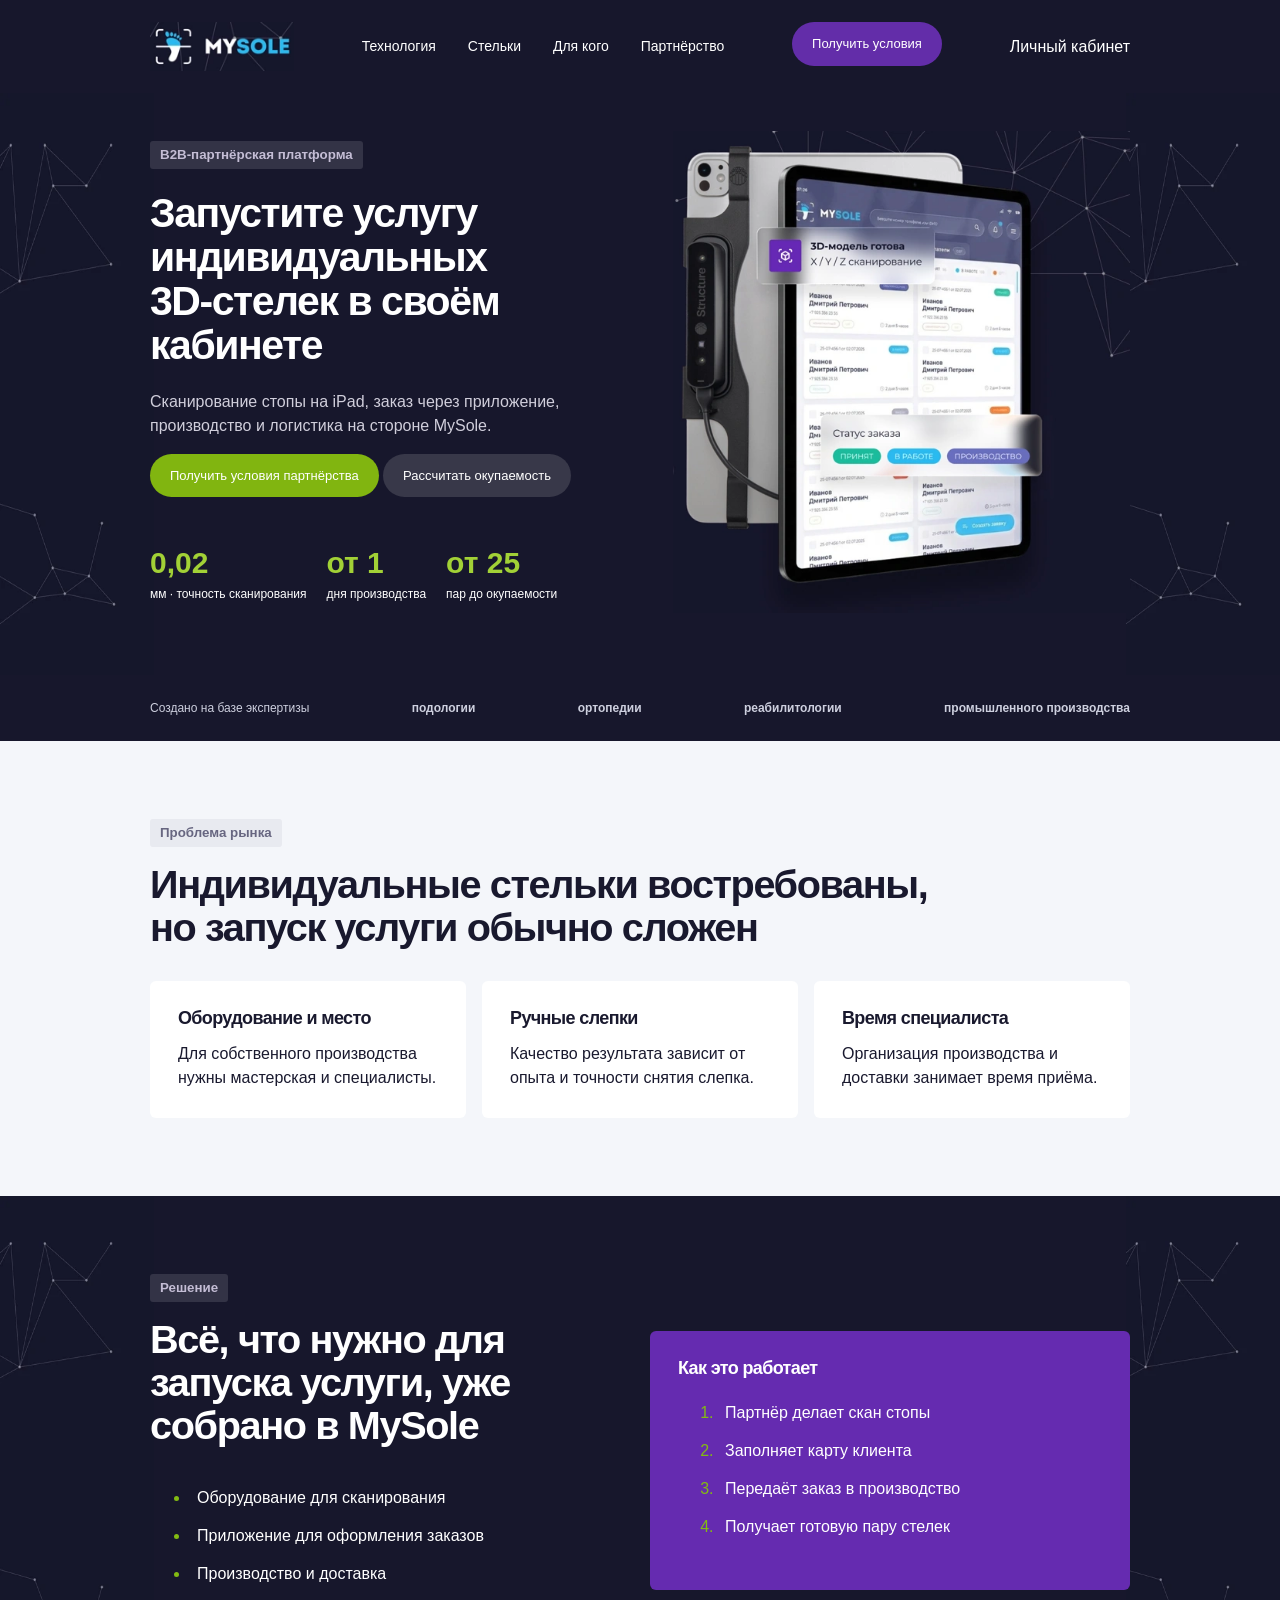
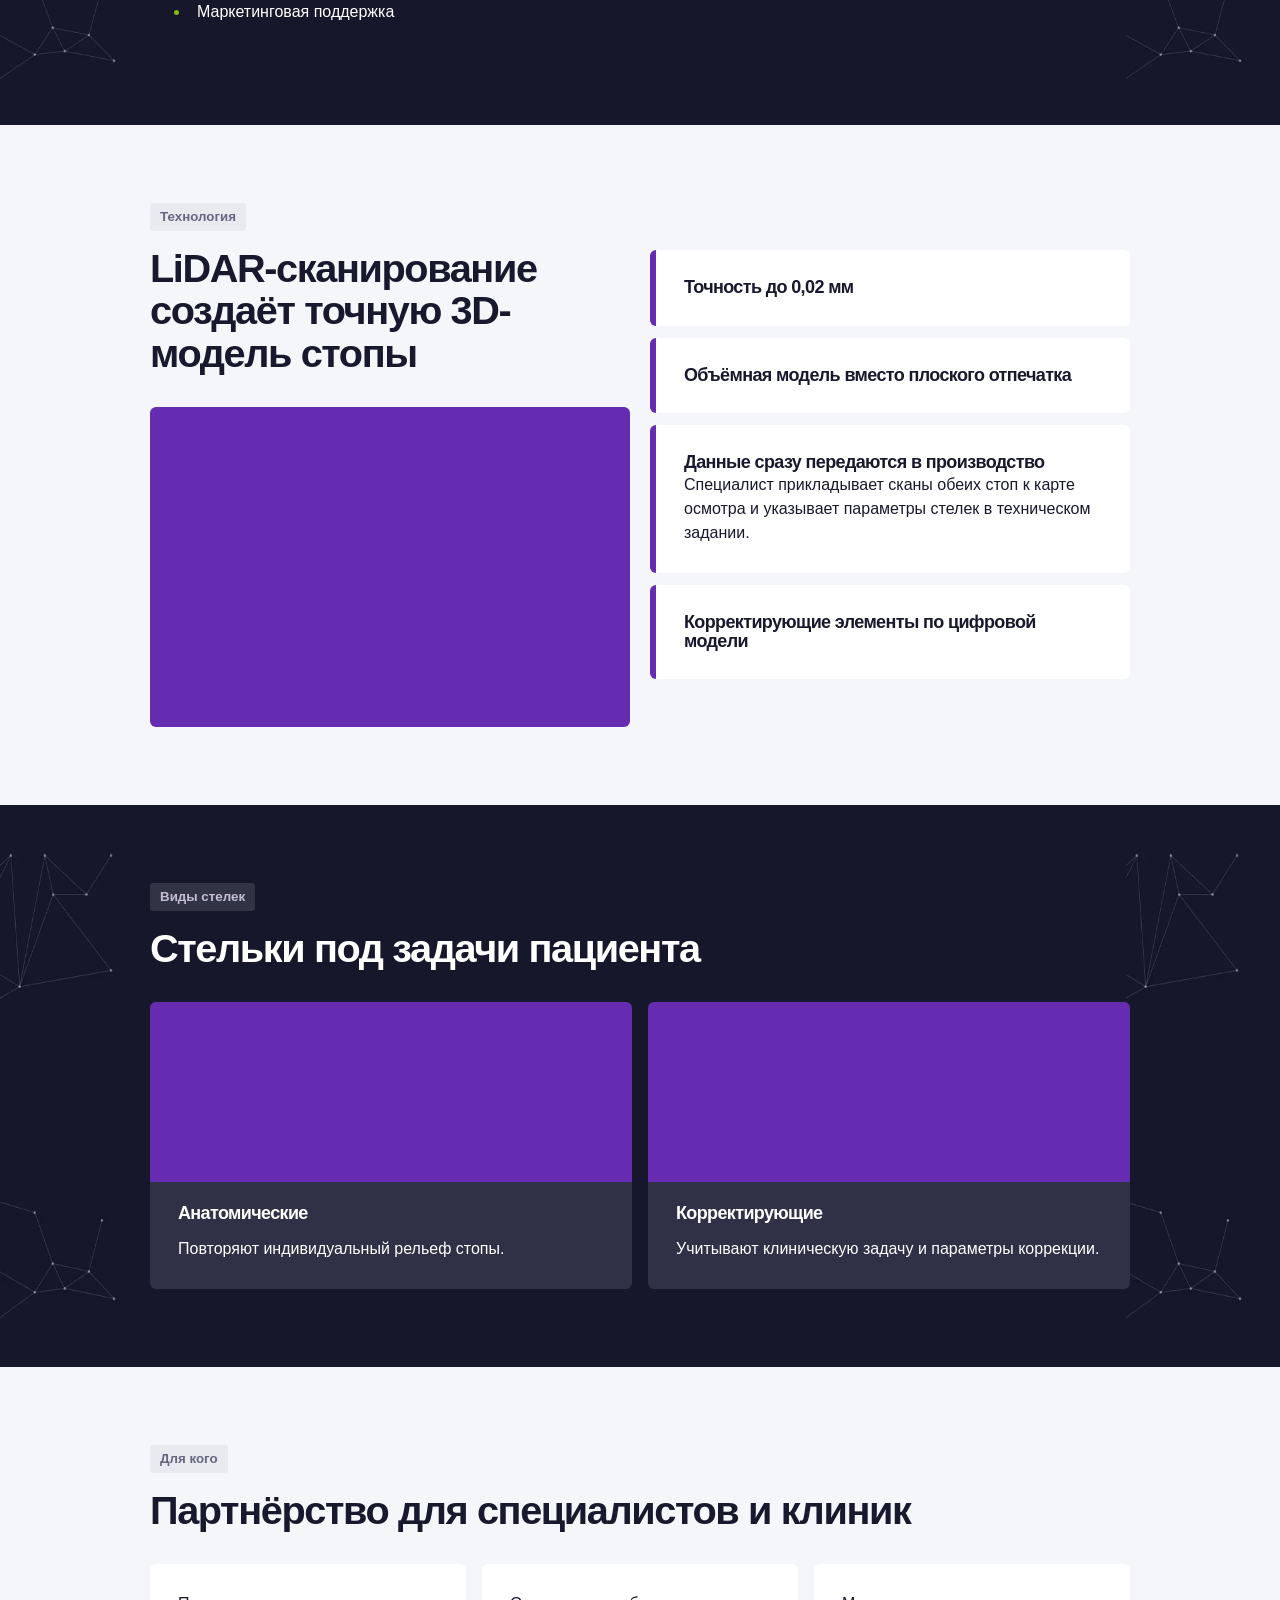
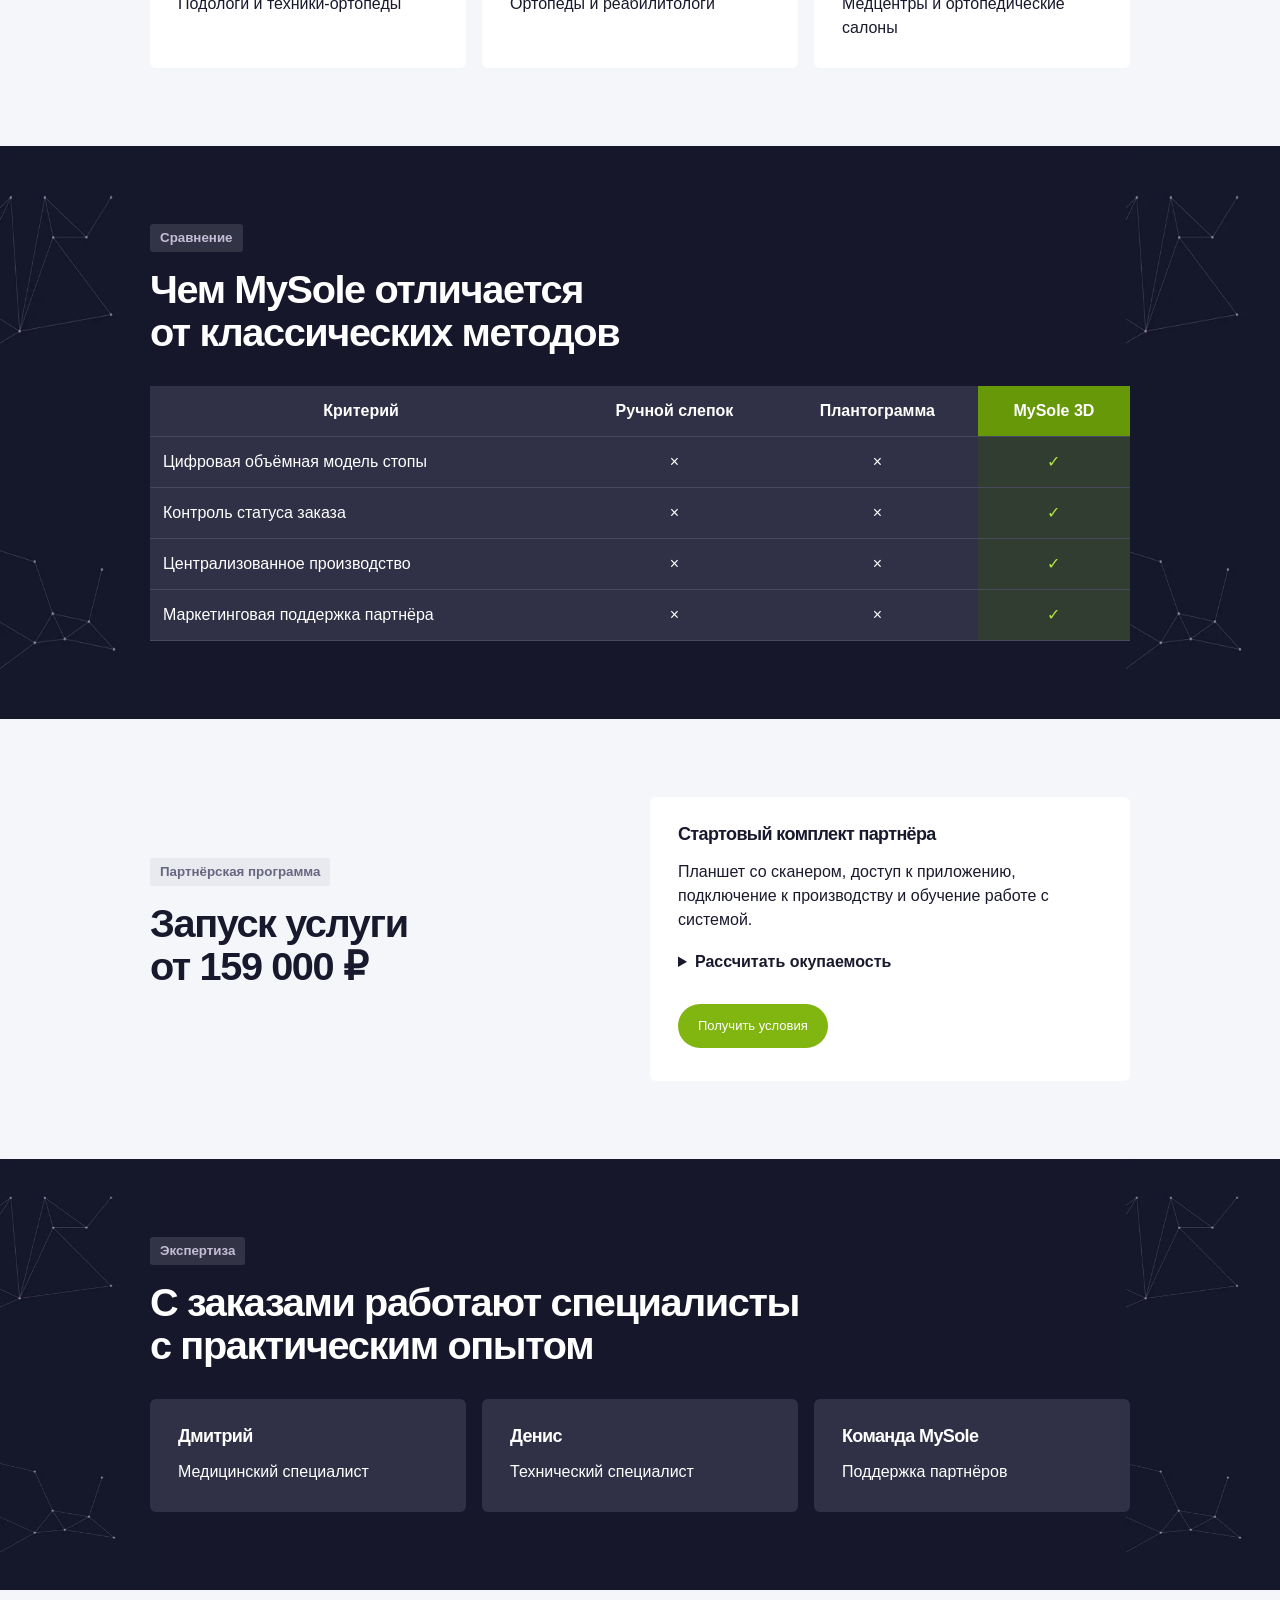
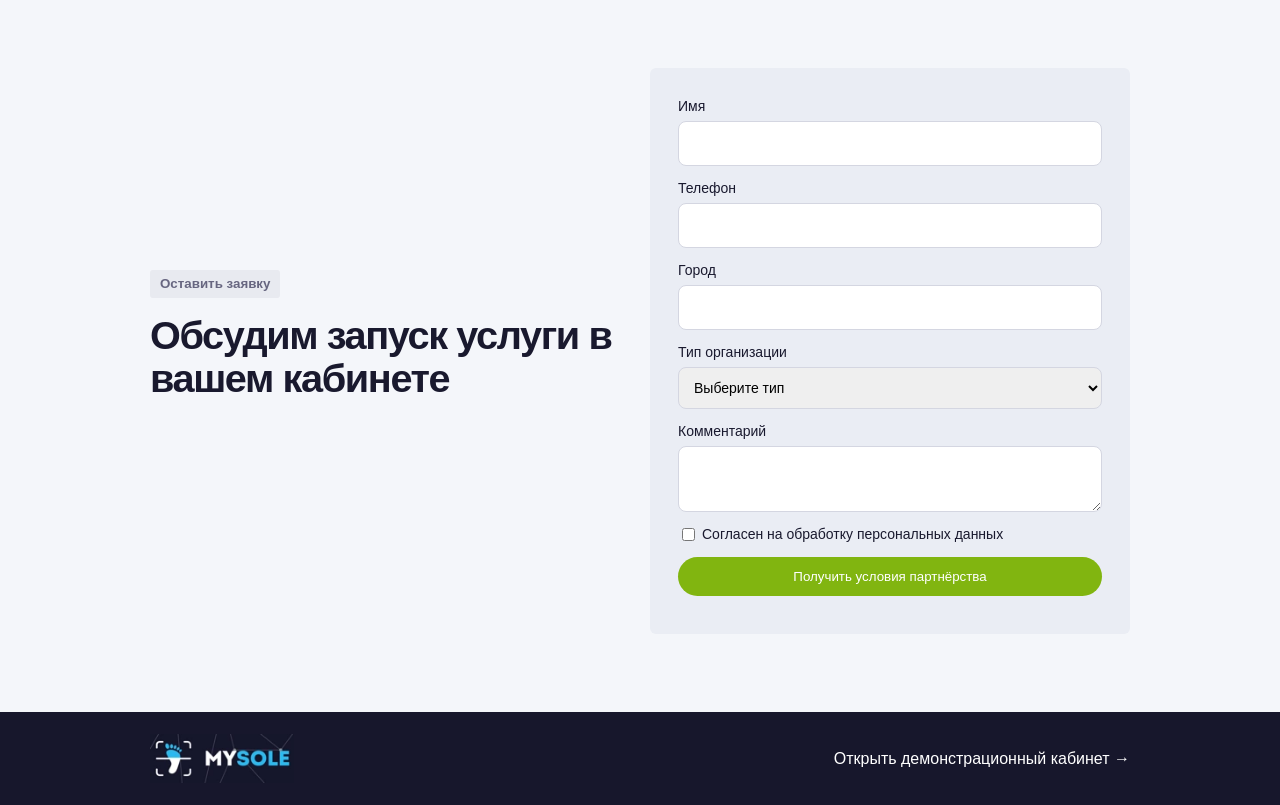
<file: index.html>
<!doctype html><html lang="ru"><meta charset="utf-8"><meta name="viewport" content="width=device-width,initial-scale=1"><title>MySole · Партнёрская программа</title><link rel="stylesheet" href="style.css"><header><div class="wrap"><a class="brand" href="#"><img src="brand.webp" width="144" height="49" alt="MySole"></a><nav><a href="#tech">Технология</a><a href="#insoles">Стельки</a><a href="#audience">Для кого</a><a href="#partner">Партнёрство</a></nav><a class="pill purple" href="#contact">Получить условия</a><a class="account" href="cabinet.html">Личный кабинет</a></div></header><main class="landing"><section class="dark hero"><div class="wrap split"><div><small>B2B-партнёрская платформа</small><h1>Запустите услугу индивидуальных 3D‑стелек в своём кабинете</h1><p>Сканирование стопы на iPad, заказ через приложение, производство и логистика на стороне MySole.</p><a class="pill green" href="#contact">Получить условия партнёрства</a> <a class="pill secondary" href="#economics">Рассчитать окупаемость</a><div class="metrics"><span><strong>0,02</strong> мм · точность сканирования</span><span><strong>от 1</strong> дня производства</span><span><strong>от 25</strong> пар до окупаемости</span></div></div><img class="tablet" src="product.webp" alt="Планшет со сканером и интерфейсом MySole"></div></section><aside class="strip"><div class="wrap">Создано на базе экспертизы <b>подологии</b><b>ортопедии</b><b>реабилитологии</b><b>промышленного производства</b></div></aside>
<section><div class="wrap"><small>Проблема рынка</small><h2>Индивидуальные стельки востребованы,<br>но запуск услуги обычно сложен</h2><div class="cards"><article><h3>Оборудование и место</h3>Для собственного производства нужны мастерская и специалисты.</article><article><h3>Ручные слепки</h3>Качество результата зависит от опыта и точности снятия слепка.</article><article><h3>Время специалиста</h3>Организация производства и доставки занимает время приёма.</article></div></div></section>
<section class="dark"><div class="wrap split"><div><small>Решение</small><h2>Всё, что нужно для запуска услуги, уже собрано в MySole</h2><ul><li>Оборудование для сканирования</li><li>Приложение для оформления заказов</li><li>Производство и доставка</li><li>Маркетинговая поддержка</li></ul></div><article class="purple"><h3>Как это работает</h3><ol><li>Партнёр делает скан стопы</li><li>Заполняет карту клиента</li><li>Передаёт заказ в производство</li><li>Получает готовую пару стелек</li></ol></article></div></section>
<section id="tech"><div class="wrap split"><div><small>Технология</small><h2>LiDAR-сканирование создаёт точную 3D-модель стопы</h2><div class="swatch"></div></div><div class="stack"><article><h3>Точность до 0,02 мм</h3></article><article><h3>Объёмная модель вместо плоского отпечатка</h3></article><article><h3>Данные сразу передаются в производство</h3>Специалист прикладывает сканы обеих стоп к карте осмотра и указывает параметры стелек в техническом задании.</article><article><h3>Корректирующие элементы по цифровой модели</h3></article></div></div></section>
<section class="dark" id="insoles"><div class="wrap"><small>Виды стелек</small><h2>Стельки под задачи пациента</h2><div class="cards"><article><h3>Анатомические</h3>Повторяют индивидуальный рельеф стопы.</article><article><h3>Корректирующие</h3>Учитывают клиническую задачу и параметры коррекции.</article></div></div></section>
<section id="audience"><div class="wrap"><small>Для кого</small><h2>Партнёрство для специалистов и клиник</h2><div class="cards"><article>Подологи и техники-ортопеды</article><article>Ортопеды и реабилитологи</article><article>Медцентры и ортопедические салоны</article></div></div></section>
<section class="dark"><div class="wrap"><small>Сравнение</small><h2>Чем MySole отличается<br>от классических методов</h2><div class="tablebox"><table><thead><tr><th>Критерий</th><th>Ручной слепок</th><th>Плантограмма</th><th>MySole 3D</th></tr></thead><tbody><tr><td>Цифровая объёмная модель стопы</td><td>×</td><td>×</td><td>✓</td></tr><tr><td>Контроль статуса заказа</td><td>×</td><td>×</td><td>✓</td></tr><tr><td>Централизованное производство</td><td>×</td><td>×</td><td>✓</td></tr><tr><td>Маркетинговая поддержка партнёра</td><td>×</td><td>×</td><td>✓</td></tr></tbody></table></div></div></section><section id="partner"><div class="wrap split"><div><small>Партнёрская программа</small><h2>Запуск услуги<br>от 159 000 ₽</h2></div><article><h3>Стартовый комплект партнёра</h3><p>Планшет со сканером, доступ к приложению, подключение к производству и обучение работе с системой.</p><details id="economics"><summary>Рассчитать окупаемость</summary><label>Доход с пары после расходов, ₽<input id="marginValue" type="number" min="1" step="1" placeholder="Введите сумму"></label><output id="estimate" aria-live="polite"></output></details><a href="#contact" class="pill green">Получить условия</a></article></div></section>
<section class="dark"><div class="wrap"><small>Экспертиза</small><h2>С заказами работают специалисты<br>с практическим опытом</h2><div class="cards"><article><h3>Дмитрий</h3>Медицинский специалист</article><article><h3>Денис</h3>Технический специалист</article><article><h3>Команда MySole</h3>Поддержка партнёров</article></div></div></section><section id="contact"><div class="wrap split"><div><small>Оставить заявку</small><h2>Обсудим запуск услуги в вашем кабинете</h2></div><form id="lead"><label>Имя<input required name="name"></label><label>Телефон<input type="tel" required name="phone"></label><label>Город<input name="city"></label><label>Тип организации<select name="organization" required><option value="">Выберите тип</option><option>Частный кабинет</option><option>Клиника</option><option>Ортопедический салон</option><option>Другое</option></select></label><label>Комментарий<textarea name="comment"></textarea></label><label class="consent"><input required type="checkbox"> Согласен на обработку персональных данных</label><button>Получить условия партнёрства</button><output aria-live="polite"></output></form></div></section></main><footer><div class="wrap"><span class="brand"><img src="brand.webp" width="144" height="49" alt="MySole"></span><a href="cabinet.html">Открыть демонстрационный кабинет →</a></div></footer><script>marginValue.oninput=()=>{estimate.textContent=marginValue.valueAsNumber>0?"Для покрытия стоимости комплекта потребуется пар: "+Math.ceil(159000/marginValue.valueAsNumber):""};lead.onsubmit=e=>{e.preventDefault();try{localStorage.setItem('mysole.lead',JSON.stringify(Object.fromEntries(new FormData(lead))));lead.reset();lead.querySelector('output').textContent='Заявка сохранена в этом браузере.'}catch{lead.querySelector('output').textContent='Браузер запретил сохранение.'}}</script></html>
</file>
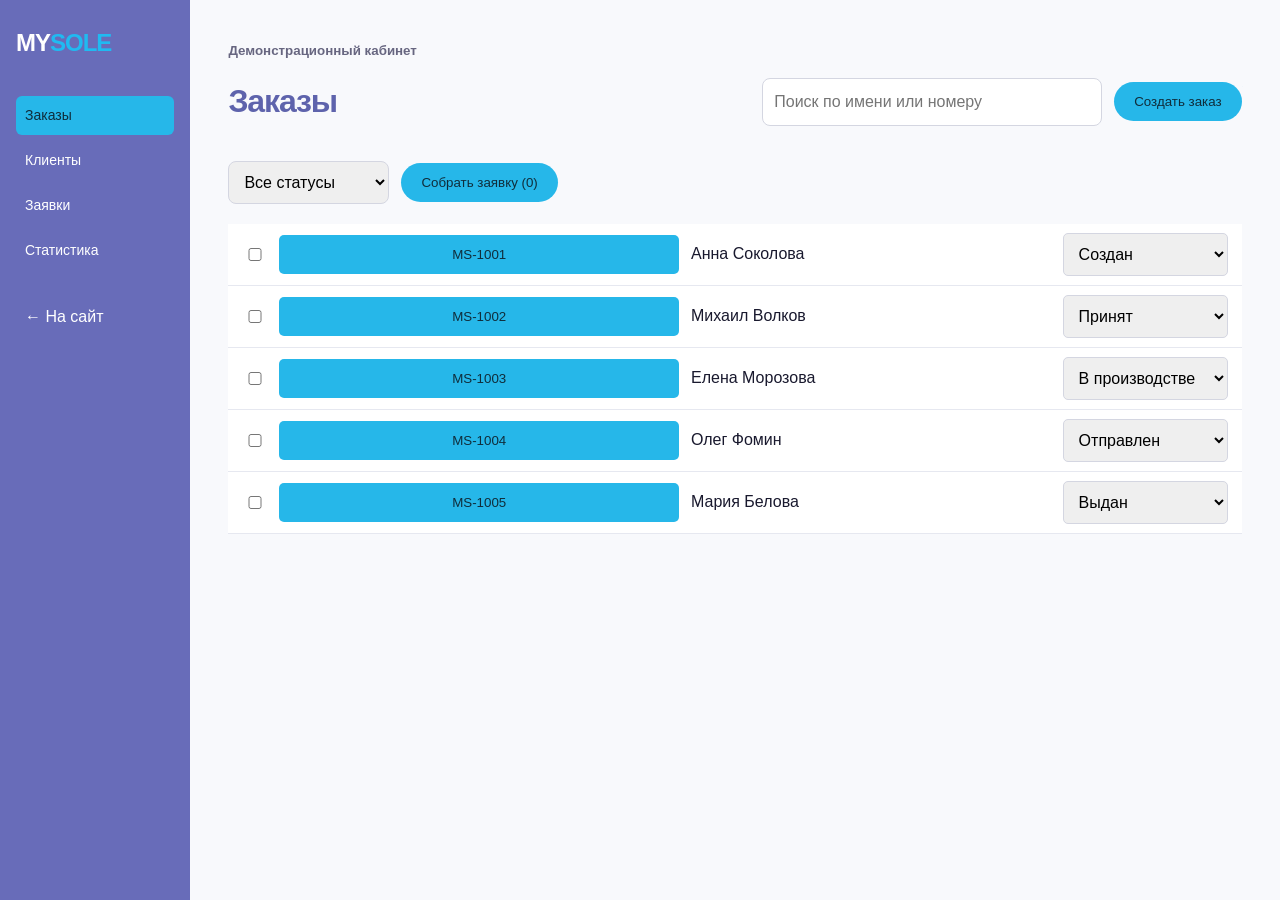
<file: cabinet.html>
<!doctype html><html lang="ru"><meta charset="utf-8"><meta name="viewport" content="width=device-width,initial-scale=1"><title>MySole · Демокабинет</title><link rel="stylesheet" href="style.css"><div class="app"><aside class="side"><span class="brand">MY<b>SOLE</b></span><nav id="menu"></nav><a class="home" href="index.html">← На сайт</a></aside><main class="desk"><small>Демонстрационный кабинет</small><div class="toolbar"><h1 id="heading"></h1><input id="search" type="search" placeholder="Поиск по имени или номеру" aria-label="Поиск"><button id="add">Создать заказ</button></div><div class="filters" id="filters"></div><div id="records"></div><output id="notice" aria-live="polite"></output></main><dialog id="editor"><form id="orderForm"><h2 id="formTitle">Новый заказ</h2><label>Имя клиента<input name="client" required maxlength="100" list="clients"></label><datalist id="clients"></datalist><label>Осмотр и жалобы<textarea name="notes"></textarea></label><div class="feet"><fieldset><legend>Левая стопа</legend><label>Данные осмотра<textarea name="leftExam"></textarea></label></fieldset><fieldset><legend>Правая стопа</legend><label>Данные осмотра<textarea name="rightExam"></textarea></label></fieldset></div><fieldset><legend>Техническое задание</legend><label>Размер стелек<input type="number" min="20" max="55" name="size" required></label><label>Тип стелек<select name="kind"><option>Анатомические</option><option>Корректирующие</option></select></label><label>Параметры коррекции<textarea name="correction"></textarea></label></fieldset><p class="muted">Используйте вымышленные данные. Записи сохраняются в этом браузере.</p><button>Сохранить</button> <button type="button" id="cancel">Закрыть</button></form></dialog></div><script src="cabinet.js"></script></html>
</file>
<file: style.css>
*{box-sizing:border-box}html{scroll-behavior:smooth}body{margin:0;font:16px/1.5 Inter,Arial,sans-serif;color:#19192e;background:#f4f6fa}a{color:inherit;text-decoration:none}a:hover{text-decoration:underline}.wrap{width:min(1160px,90%);margin:auto}header,footer,.dark{background:#17172c;color:#fff}header .wrap,footer .wrap{display:flex;align-items:center;justify-content:space-between;padding:22px 0;gap:15px}.brand{font-size:24px;font-weight:900;letter-spacing:-1px}.brand b{color:#20baf1}nav{display:flex;gap:32px}nav a{font-size:14px}.pill,button{display:inline-block;border:none;border-radius:30px;padding:12px 20px;font:600 14px/1.3 inherit;font-family:inherit;cursor:pointer}.green,button{background:#a2d136;color:#182600}.purple,article.purple{background:#632da9;color:white}section{padding:78px 0}.hero{padding:38px 0 62px}.split{display:grid;grid-template-columns:1fr 1fr;gap:6%;align-items:center}.tablet{width:100%;max-height:510px;object-fit:contain}.hero p{max-width:470px;color:#d0cedb}.metrics{display:flex;gap:20px;margin-top:38px}.metrics span{font-size:12px}.metrics strong{display:block;color:#a2d136;font-size:30px}.cards{display:flex;gap:16px}.cards>*{flex:1}small{font-weight:600;color:#676680}.dark small{color:#c4bdd5}h1,h2,h3{line-height:1.08;letter-spacing:-.035em}h1{font-size:clamp(38px,4.1vw,63px);margin:22px 0}h2{font-size:clamp(30px,3.1vw,47px);margin:16px 0 32px}h3{margin:0 0 14px;font-size:21px}article,form{background:white;padding:28px;border-radius:12px}.dark article{background:#303046}li{padding:7px}label{display:grid;gap:4px;margin-bottom:12px;font-size:14px}input,textarea,select{width:100%;padding:11px;border:1px solid #d4d6e1;border-radius:8px;font:inherit}output{display:block;margin-top:10px}.app{display:grid;grid-template-columns:190px 1fr;min-height:100vh;background:#f2f3fa}.side{background:#686cb9;color:white;padding:25px 16px}.side nav{flex-direction:column;gap:6px;margin:35px 0}.side a{padding:9px}.side nav a.active,.app button{background:#26b7e9;color:#102d3b}.desk{padding:clamp(16px,3vw,44px);min-width:0}.toolbar,.row,.filters{display:flex;align-items:center;gap:12px;flex-wrap:wrap}.toolbar input{max-width:340px}.toolbar h1{font-size:32px;color:#5e63ac;margin-right:auto}.filters{margin:20px 0}.row{background:white;border-radius:20px;margin:8px 0;padding:12px 18px}.row>*{flex:1;min-width:90px}.row input{flex:0;min-width:18px;width:18px}.row select{max-width:165px}.app fieldset{border:1px solid #dedfea;border-radius:10px;margin:14px 0}.app dialog{border:0;border-radius:14px;width:min(560px,94vw);max-height:88vh}.app dialog::backdrop{background:#28284a88;backdrop-filter:blur(3px)}.app dialog form{padding:12px}.muted{color:#5a6074;font-size:14px}@media(max-width:720px){header nav{display:none}.split,.app{grid-template-columns:1fr}.split{gap:25px}.cards{flex-direction:column}.tablet{max-height:310px}.side{padding:12px}.side nav{flex-direction:row;flex-wrap:wrap;margin:8px 0}.side nav a{padding:5px 9px}.side .home{float:right}.desk{padding:16px}.row{align-items:start}.row>*{min-width:38%}section{padding:46px 0}.metrics{gap:14px}.hero{padding-top:18px}footer .wrap{flex-wrap:wrap}}
@media(max-width:720px){header .wrap{flex-wrap:wrap}header nav{display:flex;order:3;width:100%;justify-content:space-between;gap:8px}header nav a{padding:6px 0}.row select{max-width:100%}}

.wrap{width:min(980px,90%)}header,.landing .dark,footer{background-color:#17172c}.landing .dark{background-image:url(network.webp),url(network.webp);background-position:left center,right center;background-repeat:no-repeat;background-size:12% 100%}.brand img{display:block;object-fit:contain}.landing .split{gap:20px}.hero h1{max-width:11.5em;font-size:clamp(36px,3.2vw,48px)}.hero .tablet{width:100%;max-height:520px}.hero .split{grid-template-columns:1.1fr 1fr}.green,.landing button{background:#81b510;color:#fff}.secondary{background:#383849;color:white}.pill{font-size:13px;margin-bottom:5px}.strip{background:#17172c;color:#ced0df;padding:24px 0}.strip .wrap{display:flex;flex-wrap:wrap;justify-content:space-between;gap:12px;font-size:12px}.landing small{display:inline-block;padding:4px 10px;background:#e8eaf0;border-radius:3px}.landing .dark small{background:#333346}.landing h2{max-width:790px}.landing article,.landing form{border-radius:6px}.landing h3{font-size:18px}.landing .purple,.swatch,#insoles article:before{background:#652bb0}.swatch{aspect-ratio:1.5;border-radius:6px}.stack{display:grid;gap:12px}.stack article{border-left:6px solid #652bb0}.stack h3{margin:0}.landing li::marker{color:#83bb12}#insoles article{overflow:hidden}#insoles article:before{content:"";display:block;height:180px;margin:-28px -28px 22px}.tablebox{overflow:auto}.landing table{width:100%;border-collapse:collapse;background:#303046}.landing td,.landing th{padding:13px;border-bottom:1px solid #49495e;text-align:center}.landing td:first-child{text-align:left}.landing td:last-child{background:#303d30;color:#b3e642}.landing th:last-child{background:#679808}.consent{display:flex;align-items:center}.consent input{width:auto}.landing form{background:#eaedf4}.landing form button{width:100%}#economics{margin:18px 0}#economics summary{cursor:pointer;font-weight:bold;margin-bottom:12px}.desk{background:#f8f9fc}.app .row{border-radius:0;margin:0;border-bottom:1px solid #e6e8f0;padding:9px 14px}.app .filters select{width:auto}.app .row button,.app .row select{border-radius:5px}.side nav a.active{border-radius:6px}.app dialog{width:min(800px,95vw)}.feet{display:grid;grid-template-columns:1fr 1fr;gap:12px}
@media(max-width:720px){.hero .split,.feet{grid-template-columns:1fr}.brand img{width:100px;height:auto}header .wrap{gap:8px}.account{font-size:12px}.strip .wrap{justify-content:flex-start}.landing .dark{background-size:8% 100%}.hero h1{margin-top:12px}.landing .cards{gap:12px}.swatch{aspect-ratio:2}.app .row{gap:8px}}
</file>
